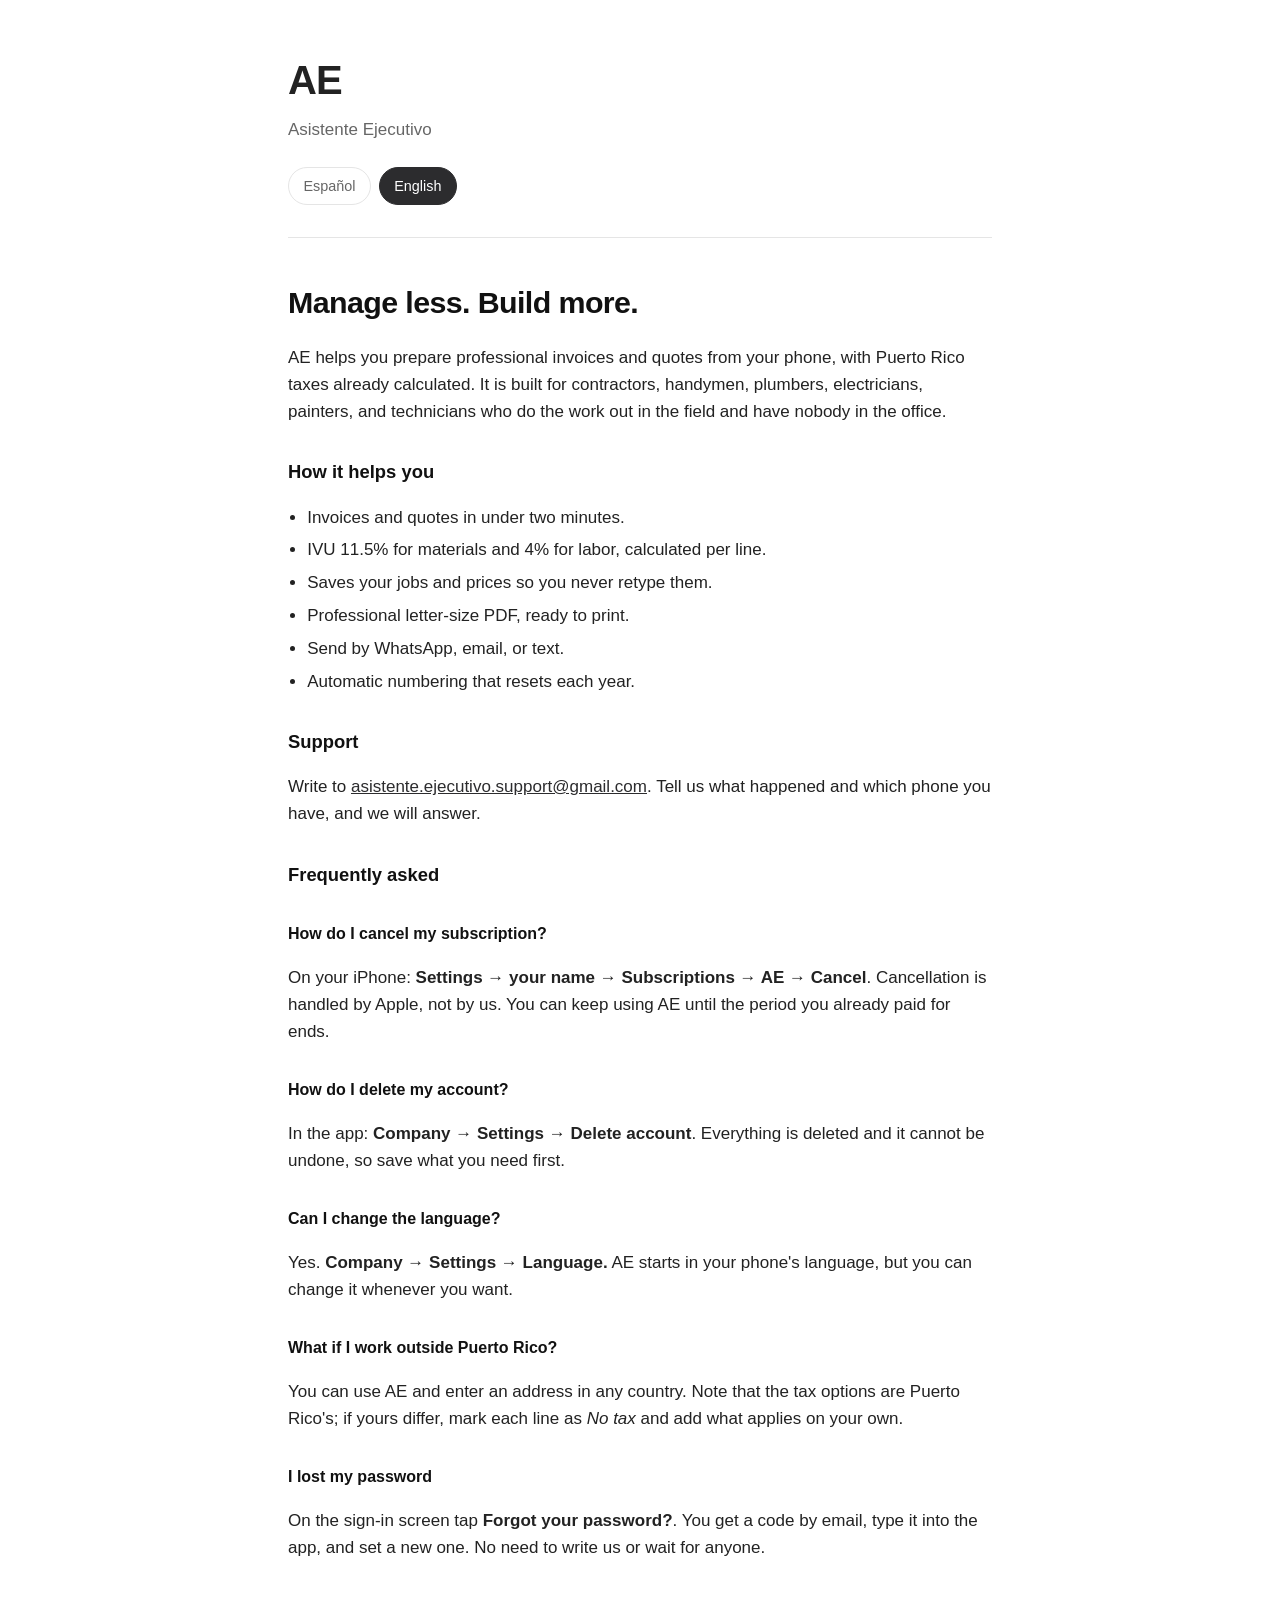
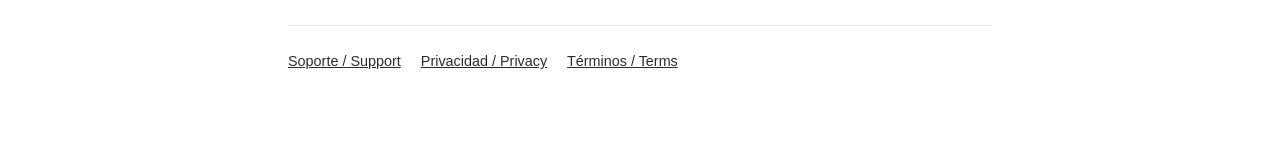
<file: index.html>
<!doctype html>
<html lang="es">
  <head>
    <meta charset="utf-8" />
    <meta name="viewport" content="width=device-width, initial-scale=1" />
    <title>AE — Asistente Ejecutivo</title>
    <meta
      name="description"
      content="AE prepara facturas y cotizaciones profesionales desde el teléfono, con los impuestos de Puerto Rico."
    />
    <link rel="stylesheet" href="style.css" />
    <script src="lang.js"></script>
  </head>
  <body>
    <div class="wrap">
      <header class="top">
        <p class="logo">AE</p>
        <p class="tagline">Asistente Ejecutivo</p>
        <nav class="langs">
          <button data-set="es" type="button">Español</button>
          <button data-set="en" type="button">English</button>
        </nav>
      </header>

      <!-- ============================== ESPAÑOL ============================== -->
      <section data-lang="es">
        <h1>Administra menos. Construye más.</h1>
        <p>
          AE ayuda a preparar facturas y cotizaciones profesionales desde tu teléfono, con los
          impuestos de Puerto Rico ya calculados. Está hecha para contratistas, chiveros, plomeros,
          electricistas, pintores y técnicos que hacen el trabajo en la calle y no tienen a nadie en
          la oficina.
        </p>

        <h2>En qué te ayuda</h2>
        <ul>
          <li>Facturas y cotizaciones en menos de dos minutos.</li>
          <li>IVU 11.5% para material y 4% para labor, calculados por partida.</li>
          <li>Guarda tus trabajos y precios para no volver a escribirlos.</li>
          <li>PDF profesional en tamaño carta, listo para imprimir.</li>
          <li>Se manda por WhatsApp, correo o mensaje.</li>
          <li>Numeración automática que reinicia cada año.</li>
        </ul>

        <h2>Soporte</h2>
        <p>
          Escribe a <a href="mailto:asistente.ejecutivo.support@gmail.com">asistente.ejecutivo.support@gmail.com</a>. Cuéntanos
          qué pasó y con qué modelo de teléfono, y te contestamos.
        </p>

        <h2>Preguntas frecuentes</h2>

        <h2 style="font-size: 1rem">¿Cómo cancelo la suscripción?</h2>
        <p>
          Desde tu iPhone: <strong>Ajustes → tu nombre → Suscripciones → AE → Cancelar</strong>. La
          cancelación la maneja Apple, no nosotros. Puedes seguir usándola hasta que termine el
          periodo que ya pagaste.
        </p>

        <h2 style="font-size: 1rem">¿Cómo borro mi cuenta?</h2>
        <p>
          En la aplicación: <strong>Empresa → Configuración → Eliminar cuenta</strong>. Se borra
          todo y no se puede deshacer, así que guarda antes lo que necesites.
        </p>

        <h2 style="font-size: 1rem">¿Puedo cambiar el idioma?</h2>
        <p>
          Sí. <strong>Empresa → Configuración → Idioma.</strong> AE arranca en el idioma de tu
          teléfono, pero puedes cambiarlo cuando quieras.
        </p>

        <h2 style="font-size: 1rem">¿Y si trabajo fuera de Puerto Rico?</h2>
        <p>
          Puedes usar AE y poner tu dirección de cualquier país. Ten en cuenta que las opciones de
          impuesto son las de Puerto Rico; si los tuyos son distintos, marca cada partida como
          <em>Sin impuesto</em> y añade lo que corresponda por tu cuenta.
        </p>

        <h2 style="font-size: 1rem">¿Perdí mi contraseña?</h2>
        <p>
          En la pantalla de inicio de sesión toca <strong>¿Olvidaste tu contraseña?</strong>. Te
          llega un código a tu correo, lo escribes en la app y pones una nueva. No hace falta que
          nos escribas ni esperar a nadie.
        </p>
      </section>

      <!-- ============================== ENGLISH ============================== -->
      <section data-lang="en">
        <h1>Manage less. Build more.</h1>
        <p>
          AE helps you prepare professional invoices and quotes from your phone, with Puerto Rico
          taxes already calculated. It is built for contractors, handymen, plumbers, electricians,
          painters, and technicians who do the work out in the field and have nobody in the office.
        </p>

        <h2>How it helps you</h2>
        <ul>
          <li>Invoices and quotes in under two minutes.</li>
          <li>IVU 11.5% for materials and 4% for labor, calculated per line.</li>
          <li>Saves your jobs and prices so you never retype them.</li>
          <li>Professional letter-size PDF, ready to print.</li>
          <li>Send by WhatsApp, email, or text.</li>
          <li>Automatic numbering that resets each year.</li>
        </ul>

        <h2>Support</h2>
        <p>
          Write to <a href="mailto:asistente.ejecutivo.support@gmail.com">asistente.ejecutivo.support@gmail.com</a>. Tell us what
          happened and which phone you have, and we will answer.
        </p>

        <h2>Frequently asked</h2>

        <h2 style="font-size: 1rem">How do I cancel my subscription?</h2>
        <p>
          On your iPhone: <strong>Settings → your name → Subscriptions → AE → Cancel</strong>.
          Cancellation is handled by Apple, not by us. You can keep using AE until the period you
          already paid for ends.
        </p>

        <h2 style="font-size: 1rem">How do I delete my account?</h2>
        <p>
          In the app: <strong>Company → Settings → Delete account</strong>. Everything is deleted and
          it cannot be undone, so save what you need first.
        </p>

        <h2 style="font-size: 1rem">Can I change the language?</h2>
        <p>
          Yes. <strong>Company → Settings → Language.</strong> AE starts in your phone's language,
          but you can change it whenever you want.
        </p>

        <h2 style="font-size: 1rem">What if I work outside Puerto Rico?</h2>
        <p>
          You can use AE and enter an address in any country. Note that the tax options are Puerto
          Rico's; if yours differ, mark each line as <em>No tax</em> and add what applies on your
          own.
        </p>

        <h2 style="font-size: 1rem">I lost my password</h2>
        <p>
          On the sign-in screen tap <strong>Forgot your password?</strong>. You get a code by email,
          type it into the app, and set a new one. No need to write us or wait for anyone.
        </p>
      </section>

      <footer>
        <a href="index.html">Soporte / Support</a>
        <a href="privacy.html">Privacidad / Privacy</a>
        <a href="terms.html">Términos / Terms</a>
      </footer>
    </div>
  </body>
</html>
</file>
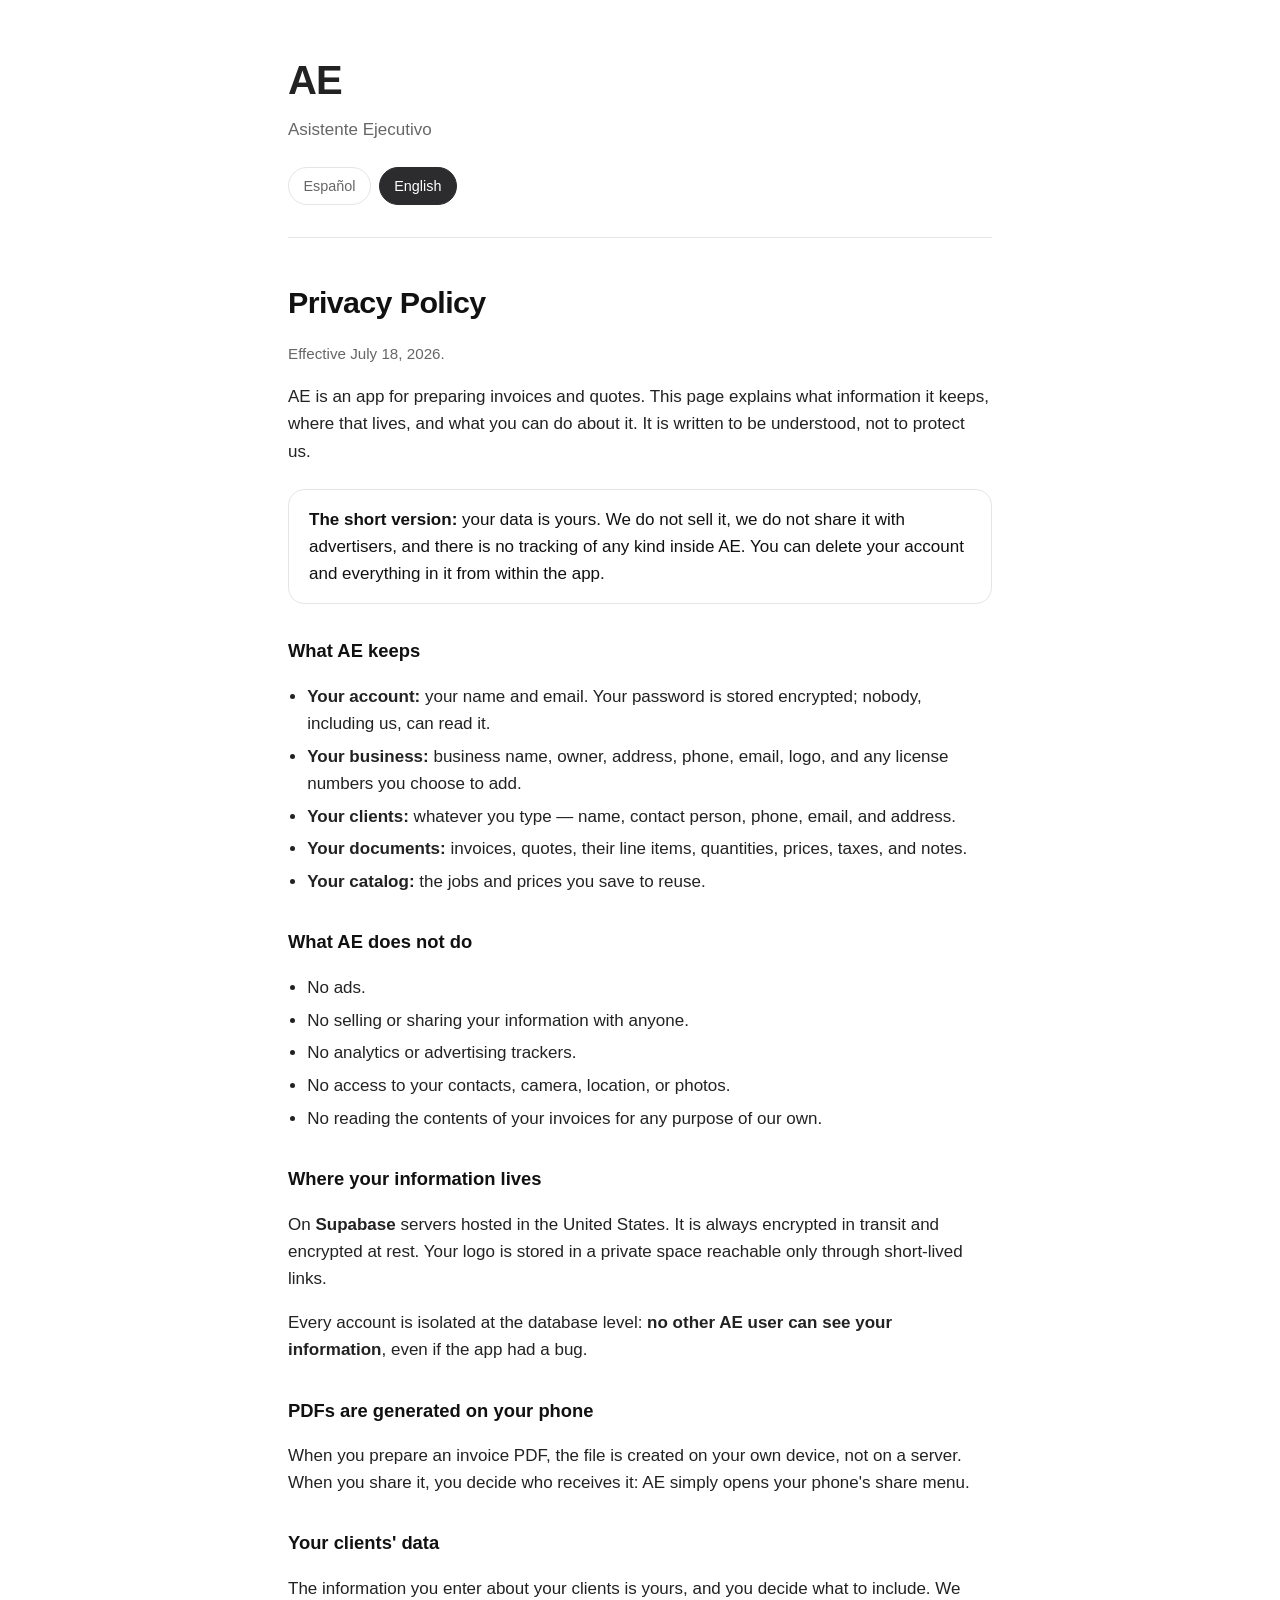
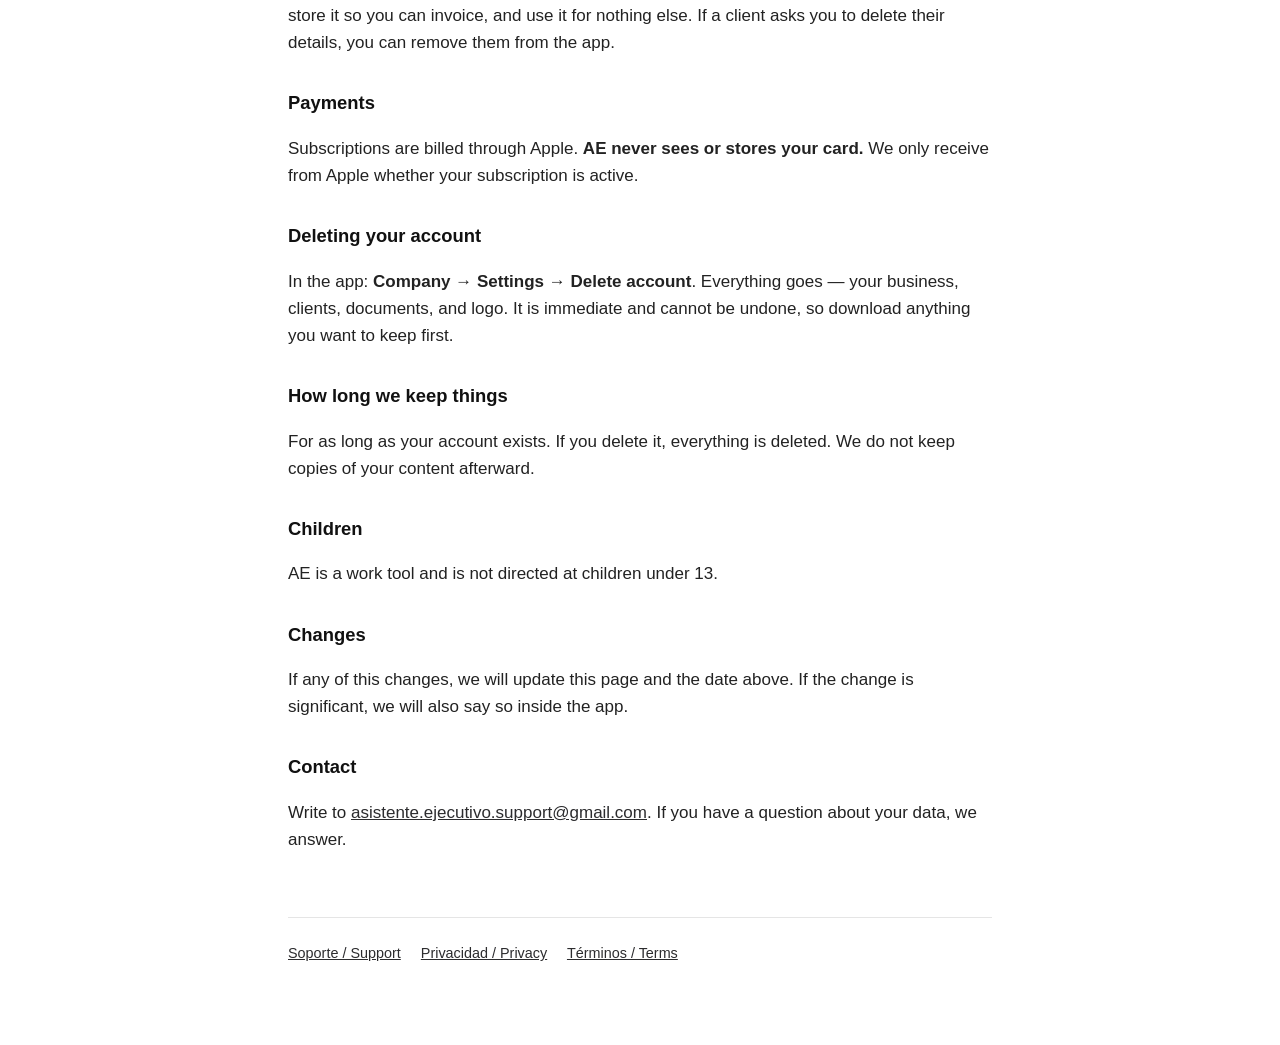
<file: privacy.html>
<!doctype html>
<html lang="es">
  <head>
    <meta charset="utf-8" />
    <meta name="viewport" content="width=device-width, initial-scale=1" />
    <title>Privacidad — AE</title>
    <link rel="stylesheet" href="style.css" />
    <script src="lang.js"></script>
  </head>
  <body>
    <div class="wrap">
      <header class="top">
        <p class="logo">AE</p>
        <p class="tagline">Asistente Ejecutivo</p>
        <nav class="langs">
          <button data-set="es" type="button">Español</button>
          <button data-set="en" type="button">English</button>
        </nav>
      </header>

      <!-- ============================== ESPAÑOL ============================== -->
      <section data-lang="es">
        <h1>Política de privacidad</h1>
        <p class="muted">Vigente desde el 18 de julio de 2026.</p>

        <p>
          AE es una aplicación para preparar facturas y cotizaciones. Esta página explica qué
          información guarda, dónde vive y qué puedes hacer con ella. Está escrita para que se
          entienda, no para protegernos a nosotros.
        </p>

        <div class="box">
          <strong>Lo esencial:</strong> tus datos son tuyos. No los vendemos, no los compartimos con
          anunciantes y no hay ningún sistema de rastreo dentro de AE. Puedes borrar tu cuenta y todo
          su contenido desde la propia aplicación.
        </div>

        <h2>Qué guarda AE</h2>
        <ul>
          <li><strong>Tu cuenta:</strong> tu nombre y tu correo electrónico. La contraseña se guarda cifrada; nadie, tampoco nosotros, puede leerla.</li>
          <li><strong>Tu empresa:</strong> nombre comercial, dueño, dirección, teléfono, correo, logo y los números de licencia que decidas añadir.</li>
          <li><strong>Tus clientes:</strong> lo que tú escribas — nombre, persona de contacto, teléfono, correo y dirección.</li>
          <li><strong>Tus documentos:</strong> facturas, cotizaciones, sus partidas, cantidades, precios, impuestos y notas.</li>
          <li><strong>Tu catálogo:</strong> los trabajos y precios que guardas para reutilizar.</li>
        </ul>

        <h2>Qué NO hace AE</h2>
        <ul>
          <li>No muestra anuncios.</li>
          <li>No vende ni cede tu información a nadie.</li>
          <li>No usa sistemas de analítica ni de rastreo publicitario.</li>
          <li>No accede a tus contactos, tu cámara, tu ubicación ni tus fotos.</li>
          <li>No lee el contenido de tus facturas para ningún fin propio.</li>
        </ul>

        <h2>Dónde vive tu información</h2>
        <p>
          En servidores de <strong>Supabase</strong>, alojados en Estados Unidos. Viaja siempre
          cifrada y se guarda cifrada. Tu logo se almacena en un espacio privado al que solo se
          accede con enlaces temporales.
        </p>
        <p>
          Cada cuenta está aislada a nivel de base de datos: <strong>ningún otro usuario de AE puede
          ver tu información</strong>, aunque la aplicación tuviera un fallo.
        </p>

        <h2>Los PDF se generan en tu teléfono</h2>
        <p>
          Cuando preparas una factura en PDF, el archivo se crea dentro de tu propio dispositivo, no
          en un servidor. Al compartirlo, decides tú a quién se lo mandas: AE solo abre el menú de tu
          teléfono.
        </p>

        <h2>Los datos de tus clientes</h2>
        <p>
          La información que escribes sobre tus clientes es tuya y tú decides qué incluir. Nosotros
          la guardamos para que tú puedas facturar, y no la usamos para nada más. Si tus clientes te
          piden que borres sus datos, puedes eliminarlos desde la aplicación.
        </p>

        <h2>Pagos</h2>
        <p>
          Las suscripciones se cobran a través de Apple. <strong>AE nunca ve ni guarda tu tarjeta.</strong>
          Solo recibimos de Apple la confirmación de si tu suscripción está activa.
        </p>

        <h2>Borrar tu cuenta</h2>
        <p>
          Desde la aplicación: <strong>Empresa → Configuración → Eliminar cuenta</strong>. Se borra
          todo — tu empresa, tus clientes, tus documentos y tu logo. Es inmediato y no se puede
          deshacer, así que descarga antes lo que quieras conservar.
        </p>

        <h2>Cuánto tiempo se guarda</h2>
        <p>
          Mientras tengas la cuenta abierta. Si la borras, se borra todo. No conservamos copias de tu
          contenido después de eliminarla.
        </p>

        <h2>Menores</h2>
        <p>AE es una herramienta de trabajo y no está dirigida a menores de 13 años.</p>

        <h2>Cambios</h2>
        <p>
          Si algo de esto cambia, actualizaremos esta página y la fecha de arriba. Si el cambio es
          importante, lo avisaremos también dentro de la aplicación.
        </p>

        <h2>Contacto</h2>
        <p>
          Escríbenos a <a href="mailto:asistente.ejecutivo.support@gmail.com">asistente.ejecutivo.support@gmail.com</a>. Si
          tienes una duda sobre tus datos, contestamos.
        </p>
      </section>

      <!-- ============================== ENGLISH ============================== -->
      <section data-lang="en">
        <h1>Privacy Policy</h1>
        <p class="muted">Effective July 18, 2026.</p>

        <p>
          AE is an app for preparing invoices and quotes. This page explains what information it
          keeps, where that lives, and what you can do about it. It is written to be understood, not
          to protect us.
        </p>

        <div class="box">
          <strong>The short version:</strong> your data is yours. We do not sell it, we do not share
          it with advertisers, and there is no tracking of any kind inside AE. You can delete your
          account and everything in it from within the app.
        </div>

        <h2>What AE keeps</h2>
        <ul>
          <li><strong>Your account:</strong> your name and email. Your password is stored encrypted; nobody, including us, can read it.</li>
          <li><strong>Your business:</strong> business name, owner, address, phone, email, logo, and any license numbers you choose to add.</li>
          <li><strong>Your clients:</strong> whatever you type — name, contact person, phone, email, and address.</li>
          <li><strong>Your documents:</strong> invoices, quotes, their line items, quantities, prices, taxes, and notes.</li>
          <li><strong>Your catalog:</strong> the jobs and prices you save to reuse.</li>
        </ul>

        <h2>What AE does not do</h2>
        <ul>
          <li>No ads.</li>
          <li>No selling or sharing your information with anyone.</li>
          <li>No analytics or advertising trackers.</li>
          <li>No access to your contacts, camera, location, or photos.</li>
          <li>No reading the contents of your invoices for any purpose of our own.</li>
        </ul>

        <h2>Where your information lives</h2>
        <p>
          On <strong>Supabase</strong> servers hosted in the United States. It is always encrypted in
          transit and encrypted at rest. Your logo is stored in a private space reachable only
          through short-lived links.
        </p>
        <p>
          Every account is isolated at the database level: <strong>no other AE user can see your
          information</strong>, even if the app had a bug.
        </p>

        <h2>PDFs are generated on your phone</h2>
        <p>
          When you prepare an invoice PDF, the file is created on your own device, not on a server.
          When you share it, you decide who receives it: AE simply opens your phone's share menu.
        </p>

        <h2>Your clients' data</h2>
        <p>
          The information you enter about your clients is yours, and you decide what to include. We
          store it so you can invoice, and use it for nothing else. If a client asks you to delete
          their details, you can remove them from the app.
        </p>

        <h2>Payments</h2>
        <p>
          Subscriptions are billed through Apple. <strong>AE never sees or stores your card.</strong>
          We only receive from Apple whether your subscription is active.
        </p>

        <h2>Deleting your account</h2>
        <p>
          In the app: <strong>Company → Settings → Delete account</strong>. Everything goes — your
          business, clients, documents, and logo. It is immediate and cannot be undone, so download
          anything you want to keep first.
        </p>

        <h2>How long we keep things</h2>
        <p>
          For as long as your account exists. If you delete it, everything is deleted. We do not keep
          copies of your content afterward.
        </p>

        <h2>Children</h2>
        <p>AE is a work tool and is not directed at children under 13.</p>

        <h2>Changes</h2>
        <p>
          If any of this changes, we will update this page and the date above. If the change is
          significant, we will also say so inside the app.
        </p>

        <h2>Contact</h2>
        <p>
          Write to <a href="mailto:asistente.ejecutivo.support@gmail.com">asistente.ejecutivo.support@gmail.com</a>. If you have
          a question about your data, we answer.
        </p>
      </section>

      <footer>
        <a href="index.html">Soporte / Support</a>
        <a href="privacy.html">Privacidad / Privacy</a>
        <a href="terms.html">Términos / Terms</a>
      </footer>
    </div>
  </body>
</html>
</file>
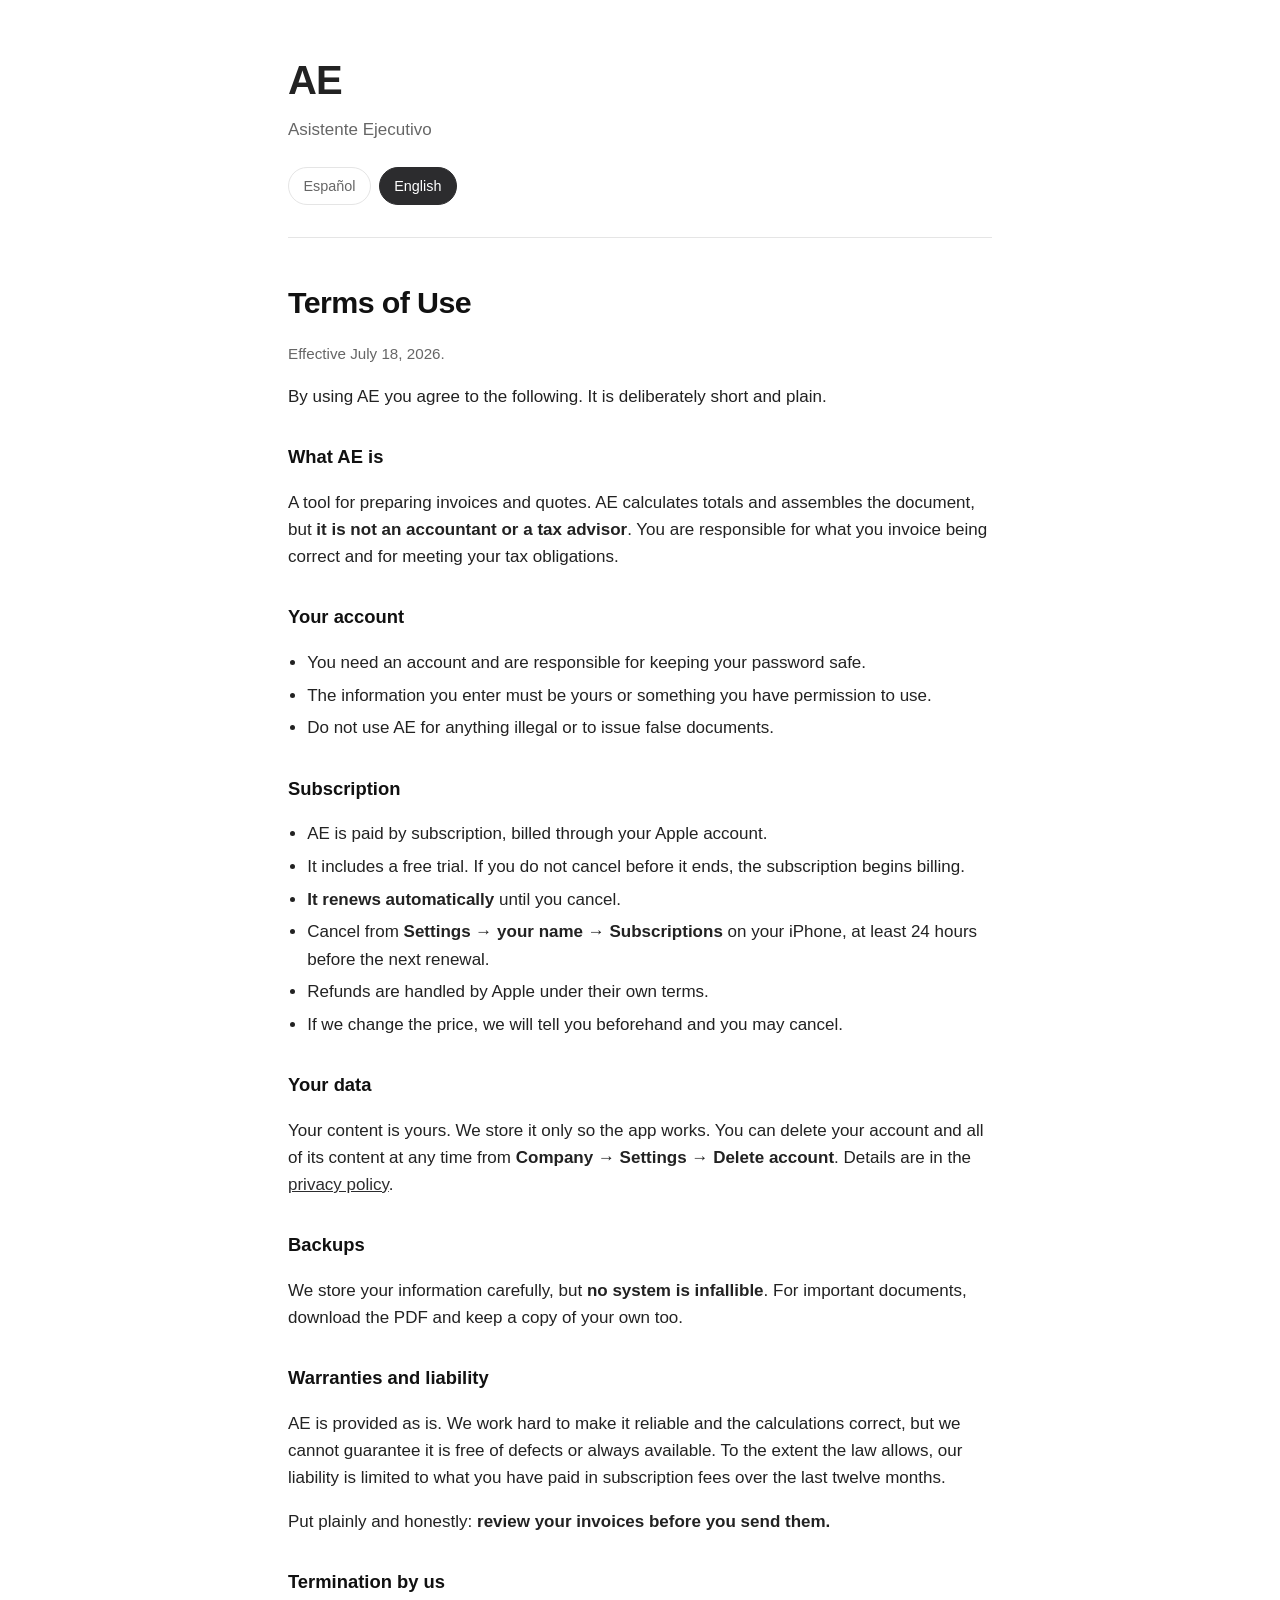
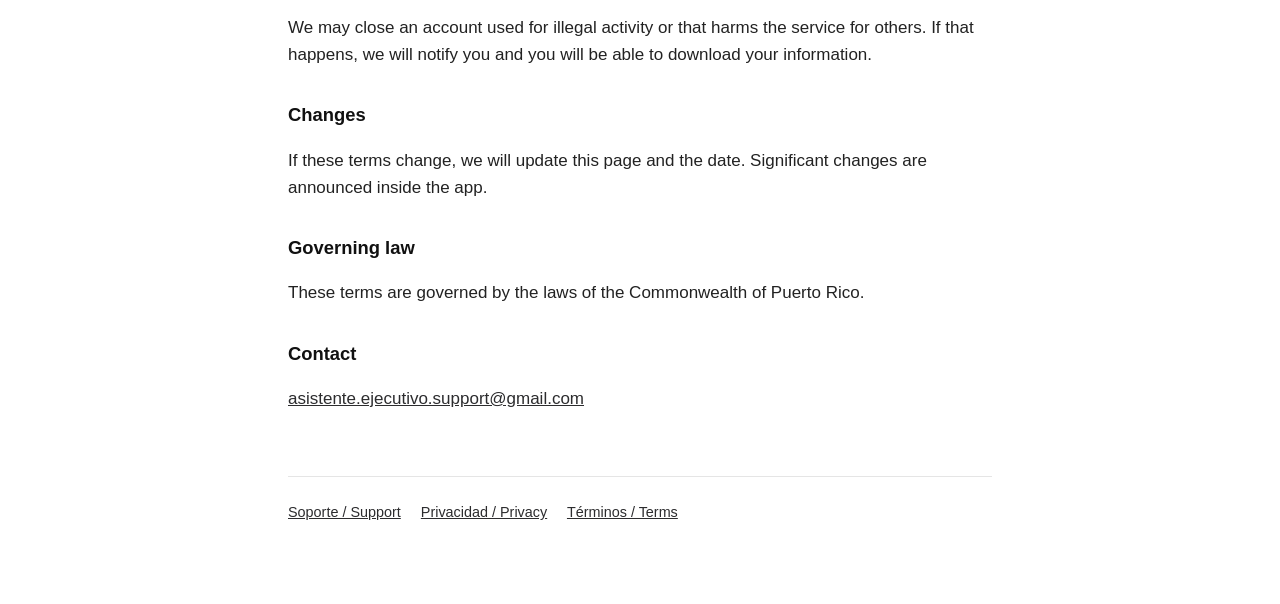
<file: terms.html>
<!doctype html>
<html lang="es">
  <head>
    <meta charset="utf-8" />
    <meta name="viewport" content="width=device-width, initial-scale=1" />
    <title>Términos de uso — AE</title>
    <link rel="stylesheet" href="style.css" />
    <script src="lang.js"></script>
  </head>
  <body>
    <div class="wrap">
      <header class="top">
        <p class="logo">AE</p>
        <p class="tagline">Asistente Ejecutivo</p>
        <nav class="langs">
          <button data-set="es" type="button">Español</button>
          <button data-set="en" type="button">English</button>
        </nav>
      </header>

      <!-- ============================== ESPAÑOL ============================== -->
      <section data-lang="es">
        <h1>Términos de uso</h1>
        <p class="muted">Vigente desde el 18 de julio de 2026.</p>

        <p>Al usar AE aceptas lo siguiente. Está escrito corto y en claro a propósito.</p>

        <h2>Qué es AE</h2>
        <p>
          Una herramienta para preparar facturas y cotizaciones. AE calcula los totales y arma el
          documento, pero <strong>no es un contable ni un asesor fiscal</strong>. Tú eres responsable
          de que lo que factures sea correcto y de cumplir con Hacienda.
        </p>

        <h2>Tu cuenta</h2>
        <ul>
          <li>Necesitas una cuenta y eres responsable de mantener tu contraseña a salvo.</li>
          <li>La información que introduzcas debe ser tuya o tener permiso para usarla.</li>
          <li>No uses AE para nada ilegal ni para emitir documentos falsos.</li>
        </ul>

        <h2>Suscripción</h2>
        <ul>
          <li>AE se paga por suscripción, cobrada a través de tu cuenta de Apple.</li>
          <li>Incluye un periodo de prueba gratuito. Si no cancelas antes de que termine, la suscripción empieza a cobrarse.</li>
          <li><strong>Se renueva sola</strong> hasta que la canceles.</li>
          <li>Cancelas desde <strong>Ajustes → tu nombre → Suscripciones</strong> en tu iPhone, al menos 24 horas antes de la siguiente renovación.</li>
          <li>Los reembolsos los gestiona Apple según sus propias condiciones.</li>
          <li>Si cambiamos el precio, te lo diremos antes y podrás cancelar.</li>
        </ul>

        <h2>Tus datos</h2>
        <p>
          Tu contenido es tuyo. Nosotros solo lo guardamos para que la aplicación funcione. Puedes
          borrar tu cuenta y todo su contenido en cualquier momento desde
          <strong>Empresa → Configuración → Eliminar cuenta</strong>. Los detalles están en la
          <a href="privacy.html">política de privacidad</a>.
        </p>

        <h2>Copias de seguridad</h2>
        <p>
          Guardamos tu información con cuidado, pero <strong>ningún sistema es infalible</strong>.
          Para documentos importantes, descarga el PDF y consérvalo también por tu cuenta.
        </p>

        <h2>Garantías y responsabilidad</h2>
        <p>
          AE se ofrece tal como está. Ponemos empeño en que funcione bien y en que los cálculos sean
          correctos, pero no podemos garantizar que esté libre de fallos ni disponible sin
          interrupciones. En la medida que permita la ley, nuestra responsabilidad se limita a lo que
          hayas pagado por la suscripción en los últimos doce meses.
        </p>
        <p>
          Dicho de otro modo, y con honestidad: <strong>revisa tus facturas antes de mandarlas.</strong>
        </p>

        <h2>Cancelación por nuestra parte</h2>
        <p>
          Podemos cerrar una cuenta que use AE para actividades ilegales o que perjudique el servicio
          para los demás. Si eso pasa, te avisaremos y podrás descargar tu información.
        </p>

        <h2>Cambios</h2>
        <p>
          Si estos términos cambian, actualizaremos esta página y la fecha. Los cambios importantes
          se avisan dentro de la aplicación.
        </p>

        <h2>Ley aplicable</h2>
        <p>Estos términos se rigen por las leyes del Estado Libre Asociado de Puerto Rico.</p>

        <h2>Contacto</h2>
        <p><a href="mailto:asistente.ejecutivo.support@gmail.com">asistente.ejecutivo.support@gmail.com</a></p>
      </section>

      <!-- ============================== ENGLISH ============================== -->
      <section data-lang="en">
        <h1>Terms of Use</h1>
        <p class="muted">Effective July 18, 2026.</p>

        <p>By using AE you agree to the following. It is deliberately short and plain.</p>

        <h2>What AE is</h2>
        <p>
          A tool for preparing invoices and quotes. AE calculates totals and assembles the document,
          but <strong>it is not an accountant or a tax advisor</strong>. You are responsible for what
          you invoice being correct and for meeting your tax obligations.
        </p>

        <h2>Your account</h2>
        <ul>
          <li>You need an account and are responsible for keeping your password safe.</li>
          <li>The information you enter must be yours or something you have permission to use.</li>
          <li>Do not use AE for anything illegal or to issue false documents.</li>
        </ul>

        <h2>Subscription</h2>
        <ul>
          <li>AE is paid by subscription, billed through your Apple account.</li>
          <li>It includes a free trial. If you do not cancel before it ends, the subscription begins billing.</li>
          <li><strong>It renews automatically</strong> until you cancel.</li>
          <li>Cancel from <strong>Settings → your name → Subscriptions</strong> on your iPhone, at least 24 hours before the next renewal.</li>
          <li>Refunds are handled by Apple under their own terms.</li>
          <li>If we change the price, we will tell you beforehand and you may cancel.</li>
        </ul>

        <h2>Your data</h2>
        <p>
          Your content is yours. We store it only so the app works. You can delete your account and
          all of its content at any time from <strong>Company → Settings → Delete account</strong>.
          Details are in the <a href="privacy.html">privacy policy</a>.
        </p>

        <h2>Backups</h2>
        <p>
          We store your information carefully, but <strong>no system is infallible</strong>. For
          important documents, download the PDF and keep a copy of your own too.
        </p>

        <h2>Warranties and liability</h2>
        <p>
          AE is provided as is. We work hard to make it reliable and the calculations correct, but we
          cannot guarantee it is free of defects or always available. To the extent the law allows,
          our liability is limited to what you have paid in subscription fees over the last twelve
          months.
        </p>
        <p>
          Put plainly and honestly: <strong>review your invoices before you send them.</strong>
        </p>

        <h2>Termination by us</h2>
        <p>
          We may close an account used for illegal activity or that harms the service for others. If
          that happens, we will notify you and you will be able to download your information.
        </p>

        <h2>Changes</h2>
        <p>
          If these terms change, we will update this page and the date. Significant changes are
          announced inside the app.
        </p>

        <h2>Governing law</h2>
        <p>These terms are governed by the laws of the Commonwealth of Puerto Rico.</p>

        <h2>Contact</h2>
        <p><a href="mailto:asistente.ejecutivo.support@gmail.com">asistente.ejecutivo.support@gmail.com</a></p>
      </section>

      <footer>
        <a href="index.html">Soporte / Support</a>
        <a href="privacy.html">Privacidad / Privacy</a>
        <a href="terms.html">Términos / Terms</a>
      </footer>
    </div>
  </body>
</html>
</file>
<file: style.css>
/* Mismo sistema visual que la app: fondo blanco, texto negro, poca tinta. */
:root {
  --ink: #111111;
  --soft: #666666;
  --line: #e5e5e5;
  --accent: #2c2c2e;
}

* {
  box-sizing: border-box;
}

body {
  margin: 0;
  padding: 0 1.5rem 5rem;
  background: #fff;
  color: var(--ink);
  font-family: -apple-system, BlinkMacSystemFont, 'Segoe UI', Roboto, sans-serif;
  font-size: 17px;
  line-height: 1.6;
  -webkit-font-smoothing: antialiased;
}

.wrap {
  max-width: 44rem;
  margin: 0 auto;
}

header.top {
  padding: 3rem 0 2rem;
  border-bottom: 1px solid var(--line);
  margin-bottom: 2rem;
}

.logo {
  font-size: 2.5rem;
  font-weight: 800;
  letter-spacing: -0.02em;
  margin: 0;
}

.tagline {
  color: var(--soft);
  margin: 0.25rem 0 0;
}

h1 {
  font-size: 1.9rem;
  letter-spacing: -0.02em;
  margin: 2.5rem 0 0.5rem;
}

h2 {
  font-size: 1.15rem;
  margin: 2rem 0 0.5rem;
}

p,
li {
  color: #222;
}

.muted {
  color: var(--soft);
  font-size: 0.95rem;
}

a {
  color: var(--accent);
}

ul {
  padding-left: 1.2rem;
}

li {
  margin: 0.35rem 0;
}

.box {
  border: 1px solid var(--line);
  border-radius: 1rem;
  padding: 1rem 1.25rem;
  margin: 1.5rem 0;
}

nav.langs {
  display: flex;
  gap: 0.5rem;
  margin: 1.5rem 0 0;
}

nav.langs button {
  font: inherit;
  font-size: 0.9rem;
  padding: 0.4rem 0.9rem;
  border: 1px solid var(--line);
  border-radius: 999px;
  background: #fff;
  color: var(--soft);
  cursor: pointer;
}

nav.langs button[aria-pressed='true'] {
  background: var(--accent);
  border-color: var(--accent);
  color: #fff;
}

[data-lang] {
  display: none;
}

[data-lang].on {
  display: block;
}

footer {
  margin-top: 4rem;
  padding-top: 1.5rem;
  border-top: 1px solid var(--line);
  color: var(--soft);
  font-size: 0.9rem;
}

footer a {
  margin-right: 1rem;
}
</file>
